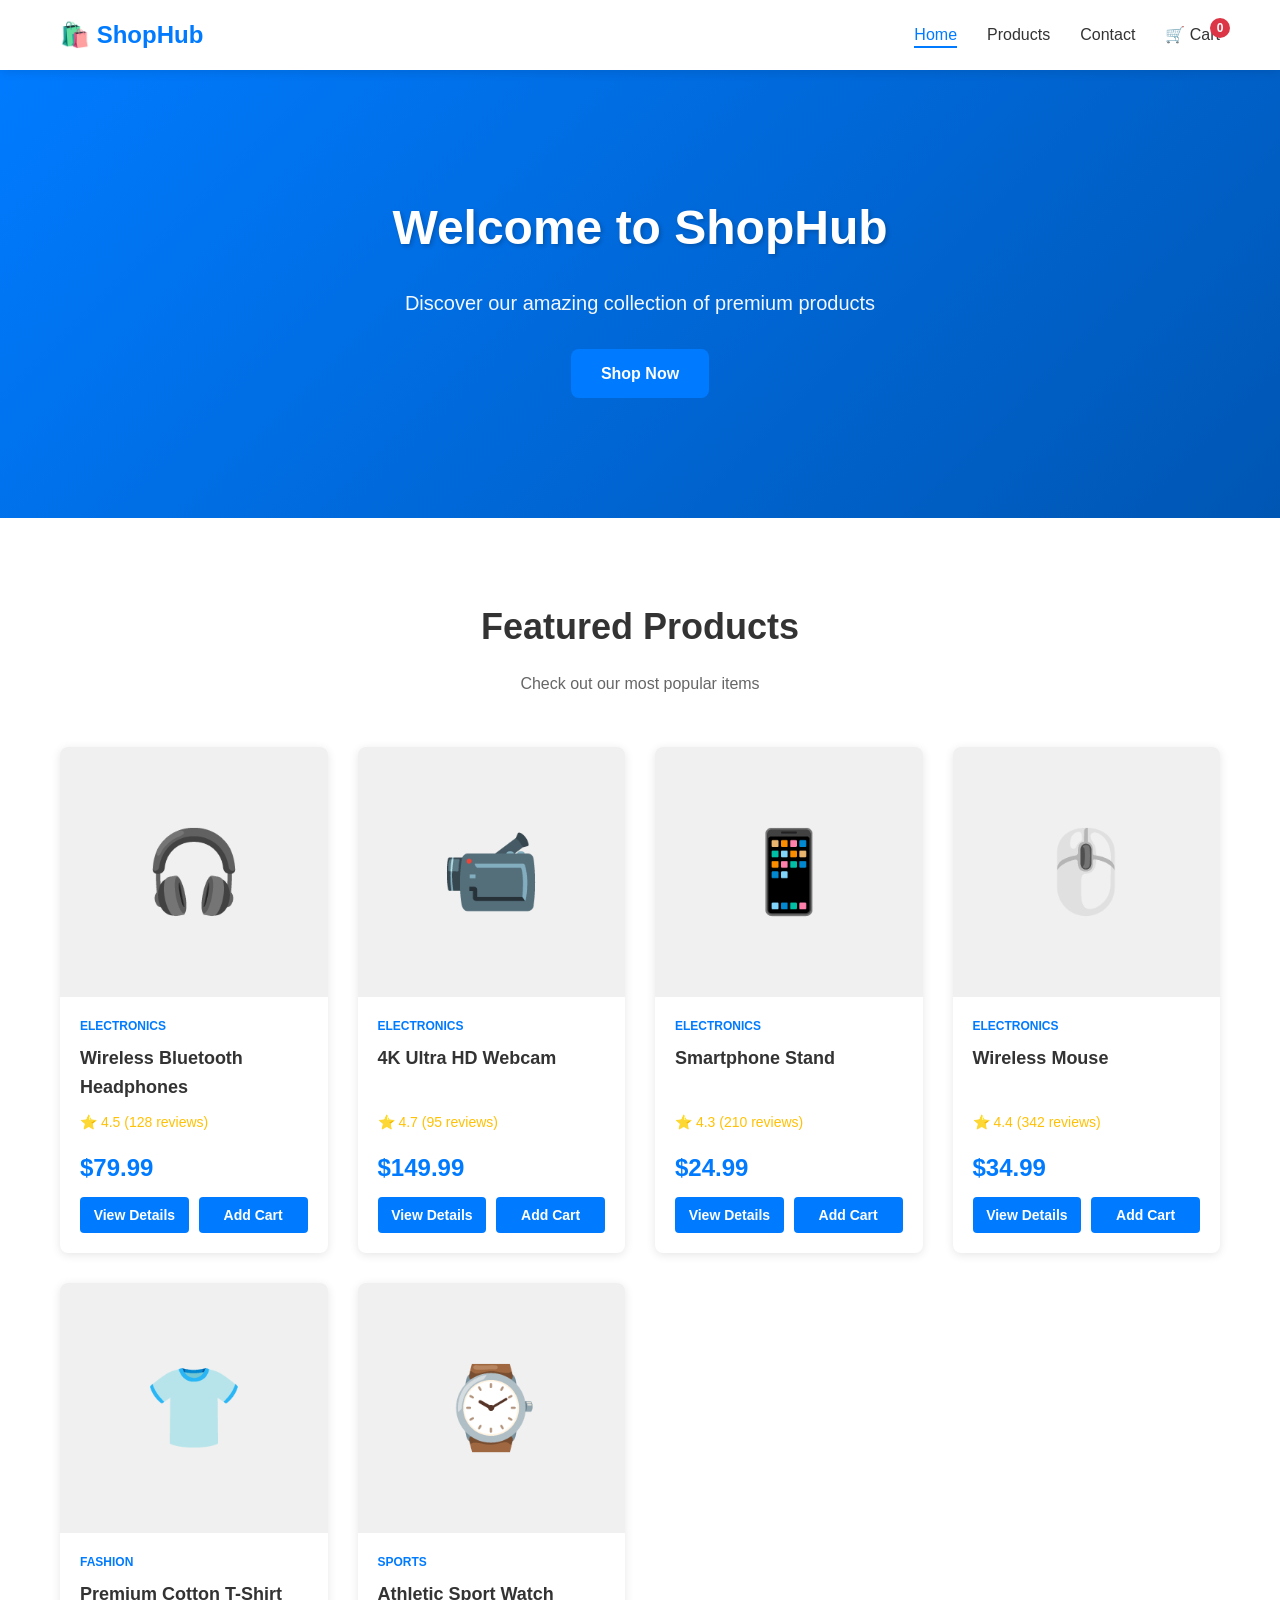
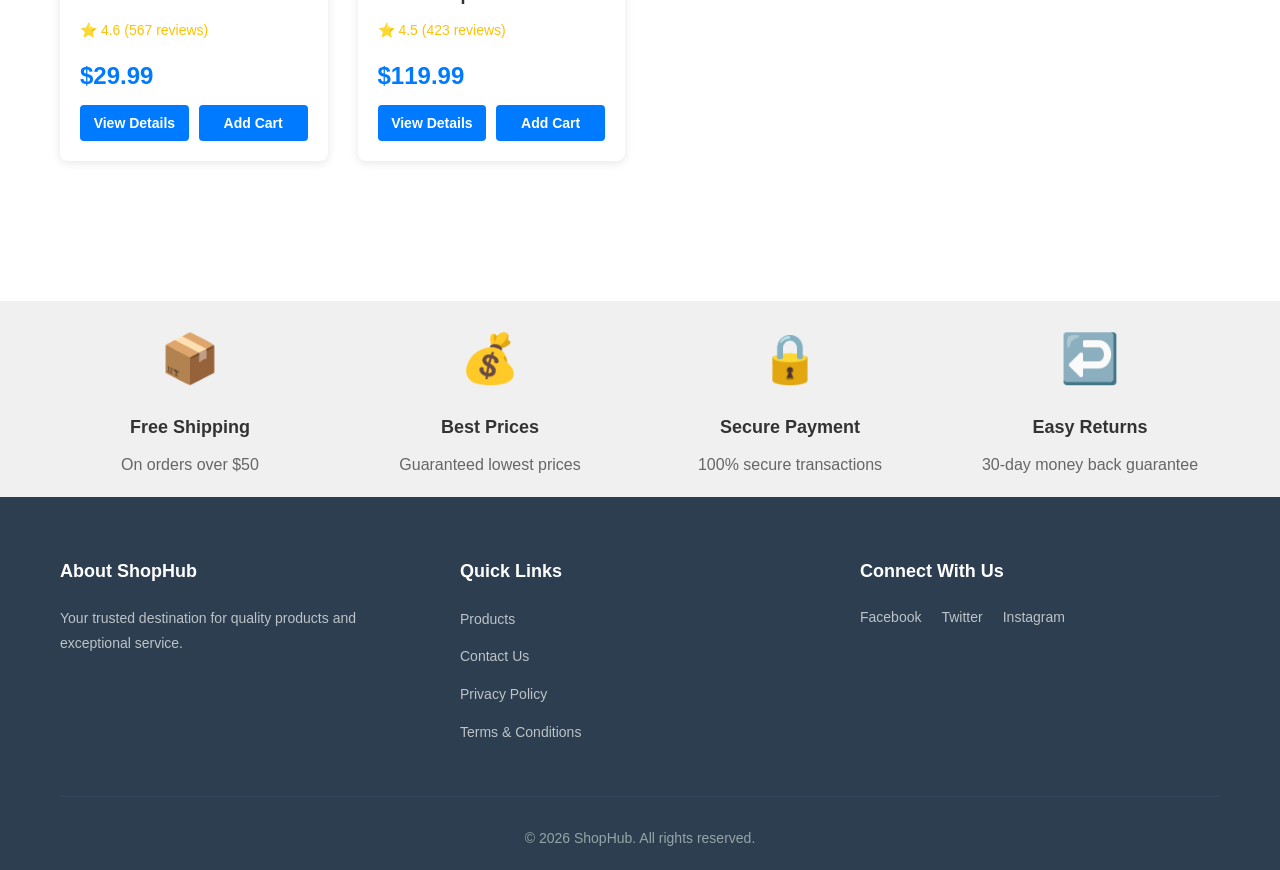
<file: index.html>
<!DOCTYPE html>
<html lang="en">
<head>
    <meta charset="UTF-8">
    <meta name="viewport" content="width=device-width, initial-scale=1.0">
    <title>ShopHub - Modern E-commerce Store</title>
    <link rel="stylesheet" href="styles.css">
</head>
<body>
    <!-- Navigation Bar -->
    <nav class="navbar">
        <div class="nav-container">
            <div class="logo">
                <a href="index.html">🛍️ ShopHub</a>
            </div>
            <ul class="nav-menu">
                <li><a href="index.html" class="nav-link active">Home</a></li>
                <li><a href="products.html" class="nav-link">Products</a></li>
                <li><a href="contact.html" class="nav-link">Contact</a></li>
                <li><a href="cart.html" class="nav-link cart-link">🛒 Cart <span class="cart-count">0</span></a></li>
            </ul>
            <div class="hamburger">
                <span></span>
                <span></span>
                <span></span>
            </div>
        </div>
    </nav>

    <!-- Hero Section -->
    <section class="hero">
        <div class="hero-content">
            <h1>Welcome to ShopHub</h1>
            <p>Discover our amazing collection of premium products</p>
            <a href="products.html" class="btn btn-primary">Shop Now</a>
        </div>
    </section>

    <!-- Featured Products Section -->
    <section class="featured-section">
        <div class="container">
            <h2>Featured Products</h2>
            <p class="section-subtitle">Check out our most popular items</p>
            <div class="products-grid" id="featuredProducts">
                <!-- Products will be loaded here by JavaScript -->
            </div>
        </div>
    </section>

    <!-- Features Section -->
    <section class="features-section">
        <div class="container">
            <div class="features-grid">
                <div class="feature">
                    <div class="feature-icon">📦</div>
                    <h3>Free Shipping</h3>
                    <p>On orders over $50</p>
                </div>
                <div class="feature">
                    <div class="feature-icon">💰</div>
                    <h3>Best Prices</h3>
                    <p>Guaranteed lowest prices</p>
                </div>
                <div class="feature">
                    <div class="feature-icon">🔒</div>
                    <h3>Secure Payment</h3>
                    <p>100% secure transactions</p>
                </div>
                <div class="feature">
                    <div class="feature-icon">↩️</div>
                    <h3>Easy Returns</h3>
                    <p>30-day money back guarantee</p>
                </div>
            </div>
        </div>
    </section>

    <!-- Footer -->
    <footer class="footer">
        <div class="container">
            <div class="footer-grid">
                <div class="footer-section">
                    <h4>About ShopHub</h4>
                    <p>Your trusted destination for quality products and exceptional service.</p>
                </div>
                <div class="footer-section">
                    <h4>Quick Links</h4>
                    <ul>
                        <li><a href="products.html">Products</a></li>
                        <li><a href="contact.html">Contact Us</a></li>
                        <li><a href="#">Privacy Policy</a></li>
                        <li><a href="#">Terms & Conditions</a></li>
                    </ul>
                </div>
                <div class="footer-section">
                    <h4>Connect With Us</h4>
                    <div class="social-links">
                        <a href="#">Facebook</a>
                        <a href="#">Twitter</a>
                        <a href="#">Instagram</a>
                    </div>
                </div>
            </div>
            <div class="footer-bottom">
                <p>&copy; 2026 ShopHub. All rights reserved.</p>
            </div>
        </div>
    </footer>

    <script src="script.js"></script>
</body>
</html>
</file>
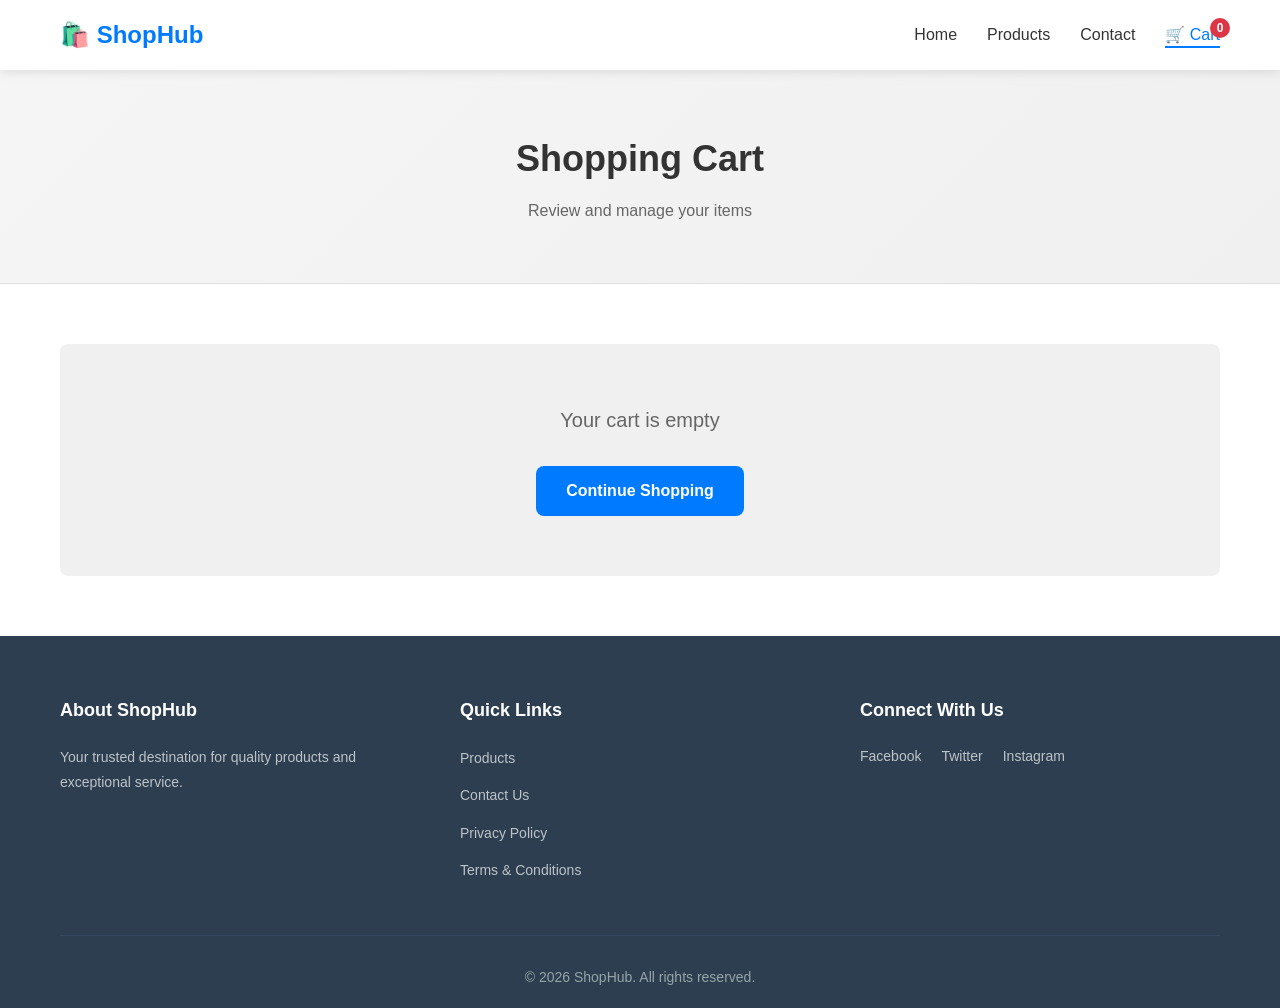
<file: cart.html>
<!DOCTYPE html>
<html lang="en">
<head>
    <meta charset="UTF-8">
    <meta name="viewport" content="width=device-width, initial-scale=1.0">
    <title>Shopping Cart - ShopHub</title>
    <link rel="stylesheet" href="styles.css">
</head>
<body>
    <!-- Navigation Bar -->
    <nav class="navbar">
        <div class="nav-container">
            <div class="logo">
                <a href="index.html">🛍️ ShopHub</a>
            </div>
            <ul class="nav-menu">
                <li><a href="index.html" class="nav-link">Home</a></li>
                <li><a href="products.html" class="nav-link">Products</a></li>
                <li><a href="contact.html" class="nav-link">Contact</a></li>
                <li><a href="cart.html" class="nav-link cart-link active">🛒 Cart <span class="cart-count">0</span></a></li>
            </ul>
            <div class="hamburger">
                <span></span>
                <span></span>
                <span></span>
            </div>
        </div>
    </nav>

    <!-- Page Header -->
    <section class="page-header">
        <div class="container">
            <h1>Shopping Cart</h1>
            <p>Review and manage your items</p>
        </div>
    </section>

    <!-- Cart Section -->
    <section class="cart-section">
        <div class="container">
            <div id="emptyCartMessage" class="empty-cart">
                <p>Your cart is empty</p>
                <a href="products.html" class="btn btn-primary">Continue Shopping</a>
            </div>

            <div id="cartContent" class="cart-content" style="display: none;">
                <div class="cart-items-container">
                    <table class="cart-table">
                        <thead>
                            <tr>
                                <th>Product</th>
                                <th>Price</th>
                                <th>Quantity</th>
                                <th>Total</th>
                                <th>Action</th>
                            </tr>
                        </thead>
                        <tbody id="cartItems">
                            <!-- Cart items will be loaded here -->
                        </tbody>
                    </table>
                </div>

                <!-- Cart Summary -->
                <div class="cart-summary">
                    <div class="summary-box">
                        <h3>Order Summary</h3>
                        
                        <div class="summary-row">
                            <span>Subtotal:</span>
                            <span>$<span id="subtotal">0.00</span></span>
                        </div>
                        
                        <div class="summary-row">
                            <span>Shipping:</span>
                            <span>$<span id="shipping">0.00</span></span>
                        </div>
                        
                        <div class="summary-row">
                            <span>Tax:</span>
                            <span>$<span id="tax">0.00</span></span>
                        </div>
                        
                        <div class="summary-row total">
                            <span>Total:</span>
                            <span>$<span id="total">0.00</span></span>
                        </div>

                        <div class="coupon-section">
                            <input type="text" id="couponCode" placeholder="Enter coupon code" class="coupon-input">
                            <button class="btn btn-secondary" id="applyCoupon">Apply</button>
                        </div>

                        <button class="btn btn-primary btn-large" id="checkoutBtn">Proceed to Checkout</button>
                        <a href="products.html" class="btn-link">Continue Shopping</a>
                    </div>

                    <!-- Shipping Options -->
                    <div class="shipping-options">
                        <h4>Shipping Method</h4>
                        <label class="shipping-option">
                            <input type="radio" name="shipping" value="standard" checked>
                            <span>Standard Shipping (5-7 days) - $10</span>
                        </label>
                        <label class="shipping-option">
                            <input type="radio" name="shipping" value="express">
                            <span>Express Shipping (2-3 days) - $25</span>
                        </label>
                        <label class="shipping-option">
                            <input type="radio" name="shipping" value="overnight">
                            <span>Overnight Shipping - $50</span>
                        </label>
                    </div>
                </div>
            </div>
        </div>
    </section>

    <!-- Footer -->
    <footer class="footer">
        <div class="container">
            <div class="footer-grid">
                <div class="footer-section">
                    <h4>About ShopHub</h4>
                    <p>Your trusted destination for quality products and exceptional service.</p>
                </div>
                <div class="footer-section">
                    <h4>Quick Links</h4>
                    <ul>
                        <li><a href="products.html">Products</a></li>
                        <li><a href="contact.html">Contact Us</a></li>
                        <li><a href="#">Privacy Policy</a></li>
                        <li><a href="#">Terms & Conditions</a></li>
                    </ul>
                </div>
                <div class="footer-section">
                    <h4>Connect With Us</h4>
                    <div class="social-links">
                        <a href="#">Facebook</a>
                        <a href="#">Twitter</a>
                        <a href="#">Instagram</a>
                    </div>
                </div>
            </div>
            <div class="footer-bottom">
                <p>&copy; 2026 ShopHub. All rights reserved.</p>
            </div>
        </div>
    </footer>

    <script src="script.js"></script>
</body>
</html>
</file>
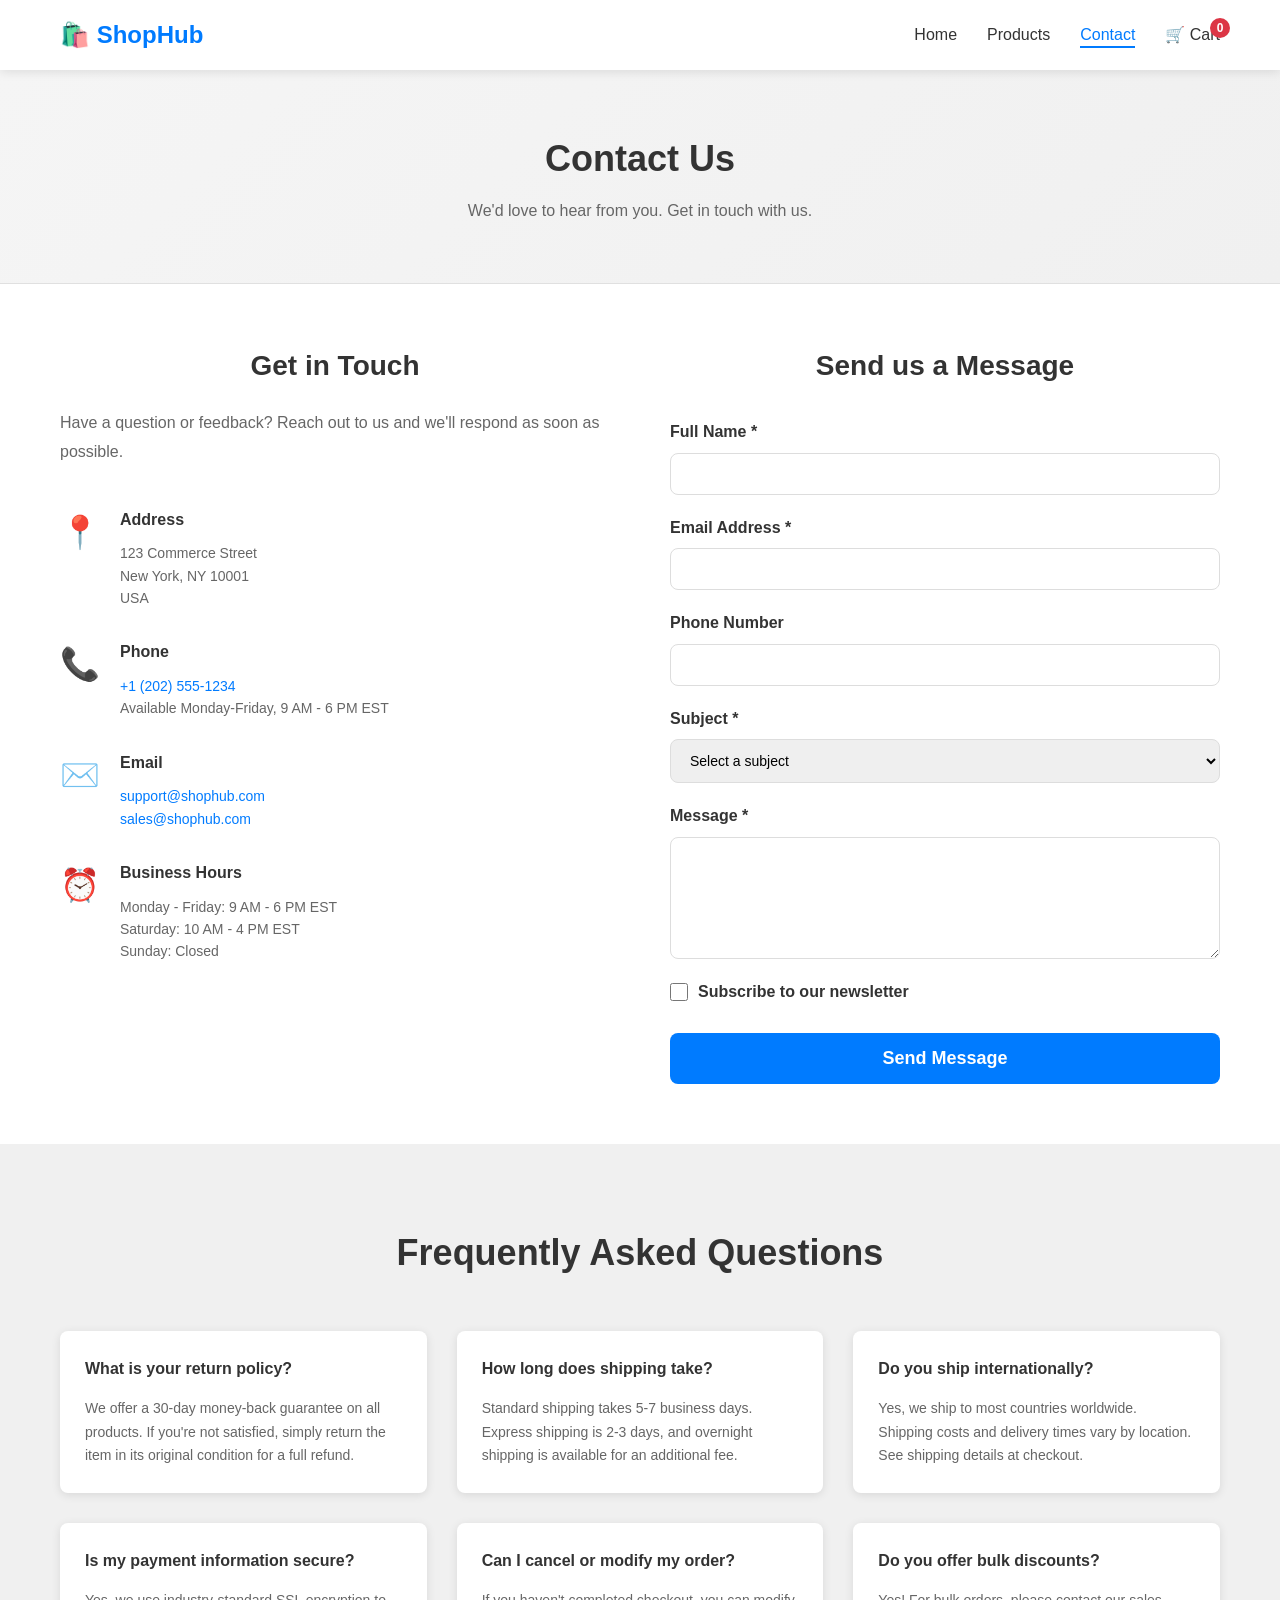
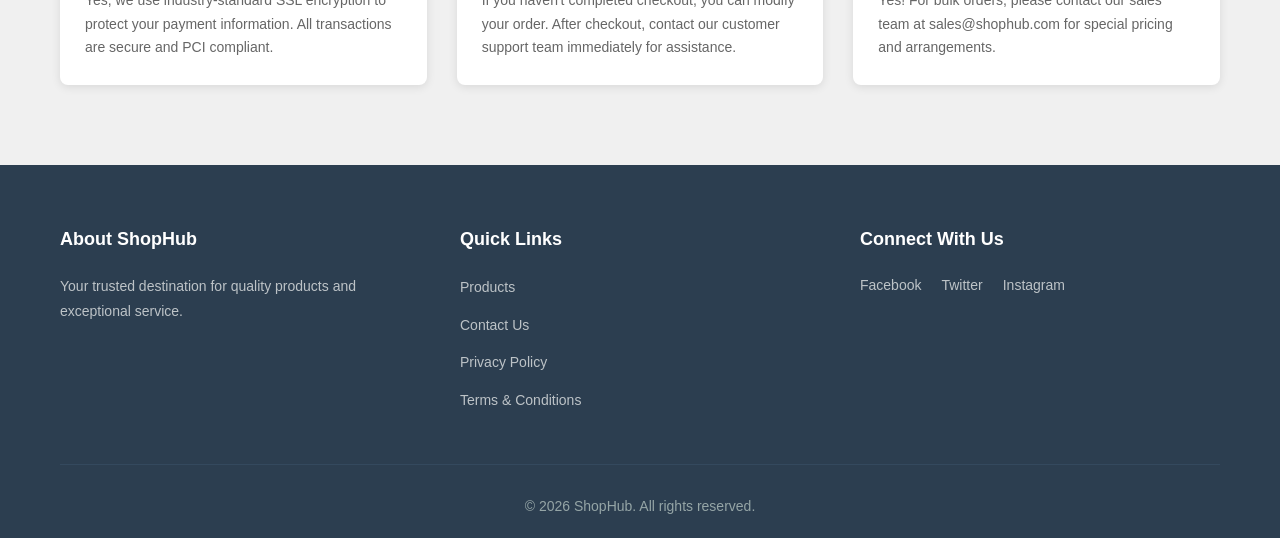
<file: contact.html>
<!DOCTYPE html>
<html lang="en">
<head>
    <meta charset="UTF-8">
    <meta name="viewport" content="width=device-width, initial-scale=1.0">
    <title>Contact Us - ShopHub</title>
    <link rel="stylesheet" href="styles.css">
</head>
<body>
    <!-- Navigation Bar -->
    <nav class="navbar">
        <div class="nav-container">
            <div class="logo">
                <a href="index.html">🛍️ ShopHub</a>
            </div>
            <ul class="nav-menu">
                <li><a href="index.html" class="nav-link">Home</a></li>
                <li><a href="products.html" class="nav-link">Products</a></li>
                <li><a href="contact.html" class="nav-link active">Contact</a></li>
                <li><a href="cart.html" class="nav-link cart-link">🛒 Cart <span class="cart-count">0</span></a></li>
            </ul>
            <div class="hamburger">
                <span></span>
                <span></span>
                <span></span>
            </div>
        </div>
    </nav>

    <!-- Page Header -->
    <section class="page-header">
        <div class="container">
            <h1>Contact Us</h1>
            <p>We'd love to hear from you. Get in touch with us.</p>
        </div>
    </section>

    <!-- Contact Section -->
    <section class="contact-section">
        <div class="container">
            <div class="contact-grid">
                <!-- Contact Information -->
                <div class="contact-info">
                    <h2>Get in Touch</h2>
                    <p>Have a question or feedback? Reach out to us and we'll respond as soon as possible.</p>

                    <div class="info-items">
                        <div class="info-item">
                            <div class="info-icon">📍</div>
                            <div>
                                <h4>Address</h4>
                                <p>123 Commerce Street<br>New York, NY 10001<br>USA</p>
                            </div>
                        </div>

                        <div class="info-item">
                            <div class="info-icon">📞</div>
                            <div>
                                <h4>Phone</h4>
                                <p><a href="tel:+12025551234">+1 (202) 555-1234</a></p>
                                <p>Available Monday-Friday, 9 AM - 6 PM EST</p>
                            </div>
                        </div>

                        <div class="info-item">
                            <div class="info-icon">✉️</div>
                            <div>
                                <h4>Email</h4>
                                <p><a href="mailto:support@shophub.com">support@shophub.com</a></p>
                                <p><a href="mailto:sales@shophub.com">sales@shophub.com</a></p>
                            </div>
                        </div>

                        <div class="info-item">
                            <div class="info-icon">⏰</div>
                            <div>
                                <h4>Business Hours</h4>
                                <p>Monday - Friday: 9 AM - 6 PM EST<br>Saturday: 10 AM - 4 PM EST<br>Sunday: Closed</p>
                            </div>
                        </div>
                    </div>
                </div>

                <!-- Contact Form -->
                <div class="contact-form-container">
                    <h2>Send us a Message</h2>
                    <form id="contactForm" class="contact-form">
                        <div class="form-group">
                            <label for="name">Full Name *</label>
                            <input type="text" id="name" name="name" required>
                        </div>

                        <div class="form-group">
                            <label for="email">Email Address *</label>
                            <input type="email" id="email" name="email" required>
                        </div>

                        <div class="form-group">
                            <label for="phone">Phone Number</label>
                            <input type="tel" id="phone" name="phone">
                        </div>

                        <div class="form-group">
                            <label for="subject">Subject *</label>
                            <select id="subject" name="subject" required>
                                <option value="">Select a subject</option>
                                <option value="general">General Inquiry</option>
                                <option value="support">Customer Support</option>
                                <option value="complaint">Complaint</option>
                                <option value="feedback">Feedback</option>
                                <option value="partnership">Partnership</option>
                            </select>
                        </div>

                        <div class="form-group">
                            <label for="message">Message *</label>
                            <textarea id="message" name="message" rows="6" required></textarea>
                        </div>

                        <div class="form-group">
                            <label class="checkbox">
                                <input type="checkbox" id="subscribe" name="subscribe">
                                Subscribe to our newsletter
                            </label>
                        </div>

                        <button type="submit" class="btn btn-primary btn-large">Send Message</button>
                    </form>
                    <div id="formMessage" style="display: none;"></div>
                </div>
            </div>
        </div>
    </section>

    <!-- FAQ Section -->
    <section class="faq-section">
        <div class="container">
            <h2>Frequently Asked Questions</h2>
            <div class="faq-grid">
                <div class="faq-item">
                    <h4>What is your return policy?</h4>
                    <p>We offer a 30-day money-back guarantee on all products. If you're not satisfied, simply return the item in its original condition for a full refund.</p>
                </div>
                <div class="faq-item">
                    <h4>How long does shipping take?</h4>
                    <p>Standard shipping takes 5-7 business days. Express shipping is 2-3 days, and overnight shipping is available for an additional fee.</p>
                </div>
                <div class="faq-item">
                    <h4>Do you ship internationally?</h4>
                    <p>Yes, we ship to most countries worldwide. Shipping costs and delivery times vary by location. See shipping details at checkout.</p>
                </div>
                <div class="faq-item">
                    <h4>Is my payment information secure?</h4>
                    <p>Yes, we use industry-standard SSL encryption to protect your payment information. All transactions are secure and PCI compliant.</p>
                </div>
                <div class="faq-item">
                    <h4>Can I cancel or modify my order?</h4>
                    <p>If you haven't completed checkout, you can modify your order. After checkout, contact our customer support team immediately for assistance.</p>
                </div>
                <div class="faq-item">
                    <h4>Do you offer bulk discounts?</h4>
                    <p>Yes! For bulk orders, please contact our sales team at sales@shophub.com for special pricing and arrangements.</p>
                </div>
            </div>
        </div>
    </section>

    <!-- Footer -->
    <footer class="footer">
        <div class="container">
            <div class="footer-grid">
                <div class="footer-section">
                    <h4>About ShopHub</h4>
                    <p>Your trusted destination for quality products and exceptional service.</p>
                </div>
                <div class="footer-section">
                    <h4>Quick Links</h4>
                    <ul>
                        <li><a href="products.html">Products</a></li>
                        <li><a href="contact.html">Contact Us</a></li>
                        <li><a href="#">Privacy Policy</a></li>
                        <li><a href="#">Terms & Conditions</a></li>
                    </ul>
                </div>
                <div class="footer-section">
                    <h4>Connect With Us</h4>
                    <div class="social-links">
                        <a href="#">Facebook</a>
                        <a href="#">Twitter</a>
                        <a href="#">Instagram</a>
                    </div>
                </div>
            </div>
            <div class="footer-bottom">
                <p>&copy; 2026 ShopHub. All rights reserved.</p>
            </div>
        </div>
    </footer>

    <script src="script.js"></script>
</body>
</html>
</file>
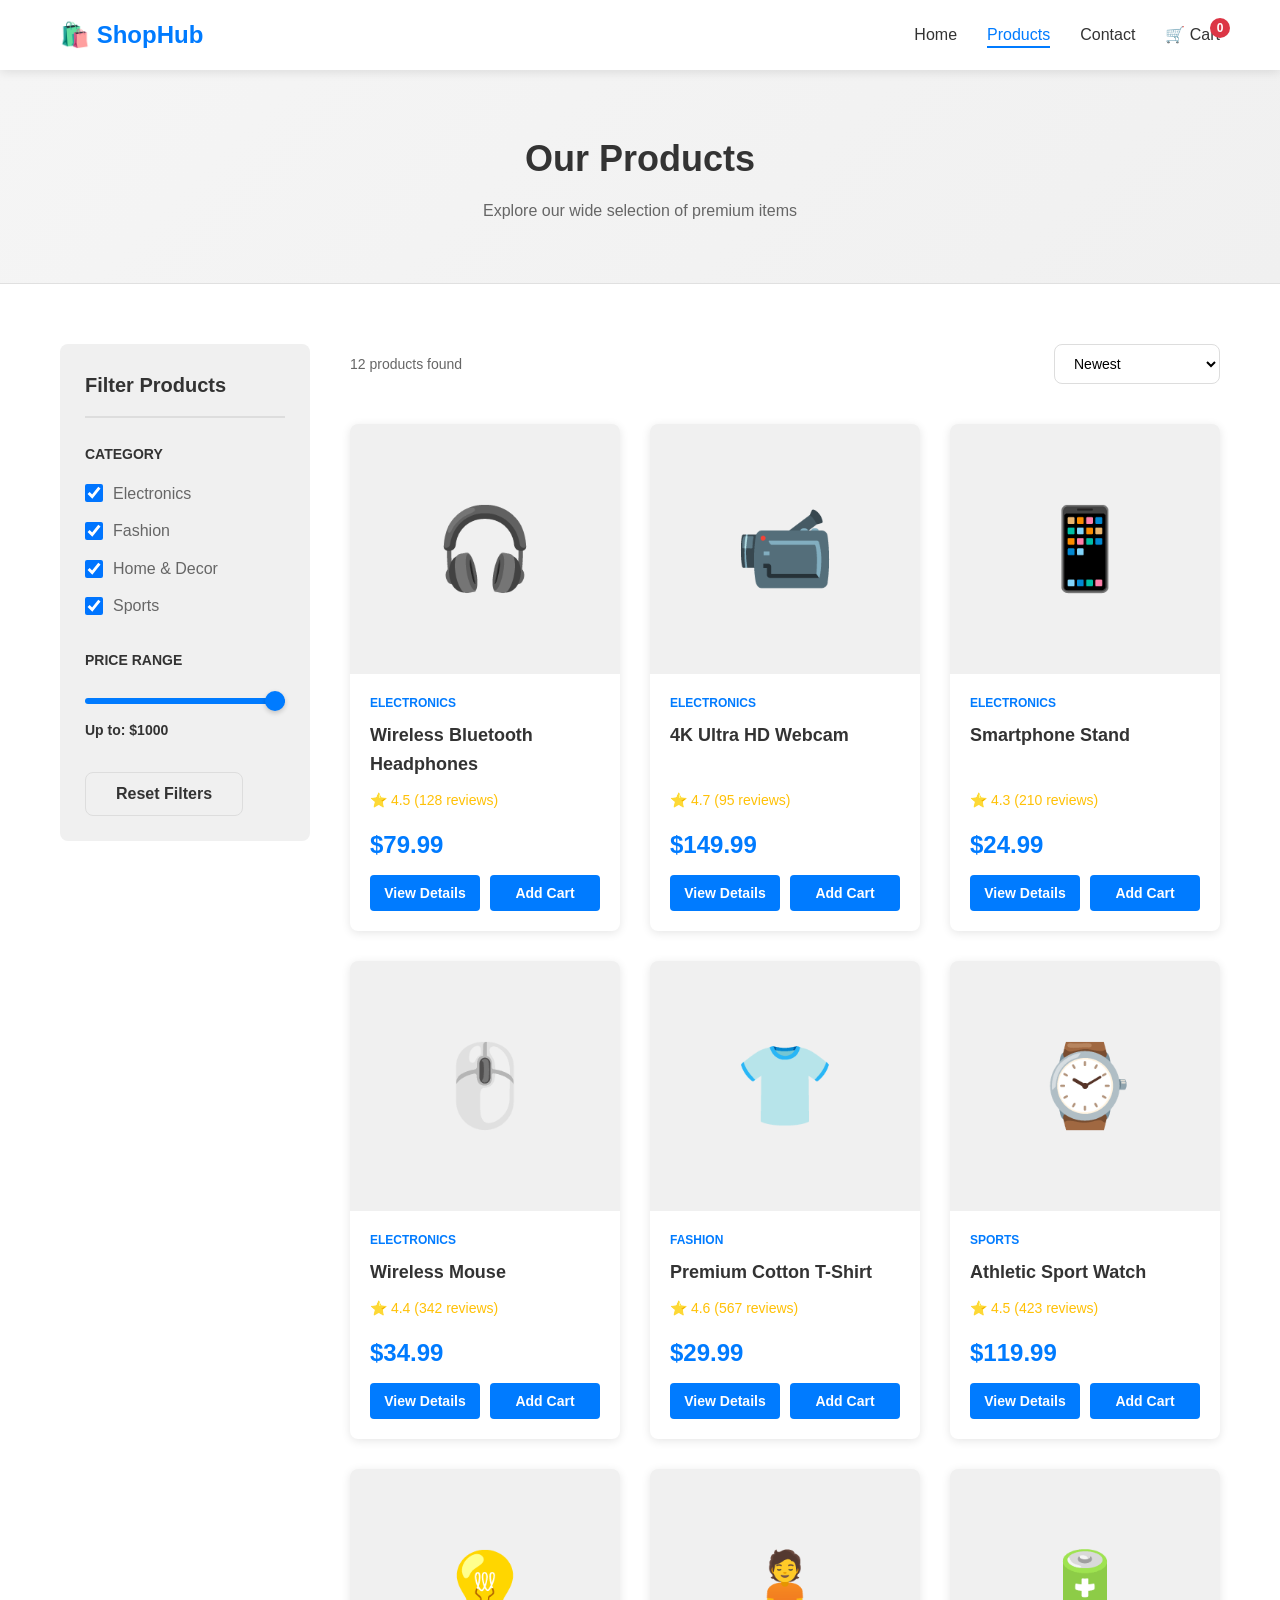
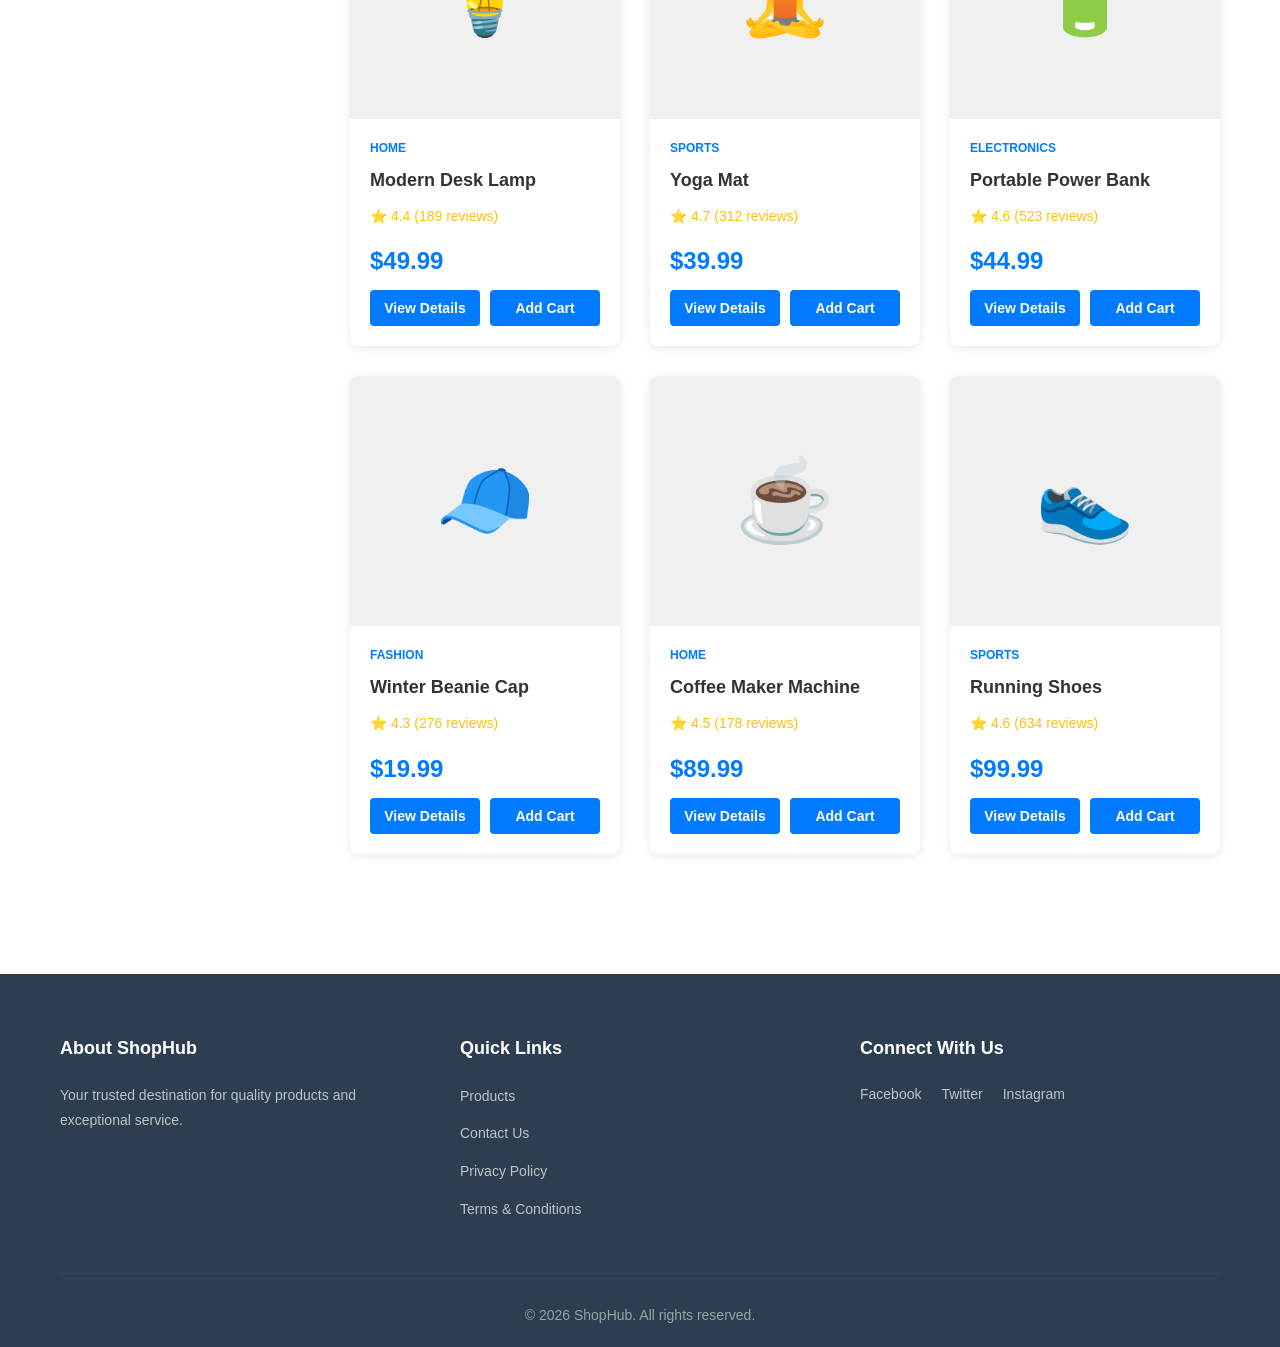
<file: products.html>
<!DOCTYPE html>
<html lang="en">
<head>
    <meta charset="UTF-8">
    <meta name="viewport" content="width=device-width, initial-scale=1.0">
    <title>Products - ShopHub</title>
    <link rel="stylesheet" href="styles.css">
</head>
<body>
    <!-- Navigation Bar -->
    <nav class="navbar">
        <div class="nav-container">
            <div class="logo">
                <a href="index.html">🛍️ ShopHub</a>
            </div>
            <ul class="nav-menu">
                <li><a href="index.html" class="nav-link">Home</a></li>
                <li><a href="products.html" class="nav-link active">Products</a></li>
                <li><a href="contact.html" class="nav-link">Contact</a></li>
                <li><a href="cart.html" class="nav-link cart-link">🛒 Cart <span class="cart-count">0</span></a></li>
            </ul>
            <div class="hamburger">
                <span></span>
                <span></span>
                <span></span>
            </div>
        </div>
    </nav>

    <!-- Page Header -->
    <section class="page-header">
        <div class="container">
            <h1>Our Products</h1>
            <p>Explore our wide selection of premium items</p>
        </div>
    </section>

    <!-- Products Section -->
    <section class="products-section">
        <div class="container">
            <div class="products-container">
                <!-- Filter Sidebar -->
                <aside class="filter-sidebar">
                    <h3>Filter Products</h3>
                    
                    <div class="filter-group">
                        <h4>Category</h4>
                        <div class="filter-options">
                            <label>
                                <input type="checkbox" class="category-filter" value="Electronics" checked>
                                Electronics
                            </label>
                            <label>
                                <input type="checkbox" class="category-filter" value="Fashion" checked>
                                Fashion
                            </label>
                            <label>
                                <input type="checkbox" class="category-filter" value="Home" checked>
                                Home & Decor
                            </label>
                            <label>
                                <input type="checkbox" class="category-filter" value="Sports" checked>
                                Sports
                            </label>
                        </div>
                    </div>

                    <div class="filter-group">
                        <h4>Price Range</h4>
                        <input type="range" id="priceRange" min="0" max="1000" value="1000" class="price-slider">
                        <div class="price-display">Up to: $<span id="priceValue">1000</span></div>
                    </div>

                    <button class="btn btn-secondary" id="resetFilters">Reset Filters</button>
                </aside>

                <!-- Products Grid -->
                <div class="main-content">
                    <div class="products-controls">
                        <div class="results-count">
                            <span id="productsCount">0</span> products found
                        </div>
                        <select id="sortBy" class="sort-select">
                            <option value="newest">Newest</option>
                            <option value="price-low">Price: Low to High</option>
                            <option value="price-high">Price: High to Low</option>
                            <option value="popular">Most Popular</option>
                        </select>
                    </div>

                    <div class="products-grid" id="productsGrid">
                        <!-- Products will be loaded here by JavaScript -->
                    </div>
                </div>
            </div>
        </div>
    </section>

    <!-- Footer -->
    <footer class="footer">
        <div class="container">
            <div class="footer-grid">
                <div class="footer-section">
                    <h4>About ShopHub</h4>
                    <p>Your trusted destination for quality products and exceptional service.</p>
                </div>
                <div class="footer-section">
                    <h4>Quick Links</h4>
                    <ul>
                        <li><a href="products.html">Products</a></li>
                        <li><a href="contact.html">Contact Us</a></li>
                        <li><a href="#">Privacy Policy</a></li>
                        <li><a href="#">Terms & Conditions</a></li>
                    </ul>
                </div>
                <div class="footer-section">
                    <h4>Connect With Us</h4>
                    <div class="social-links">
                        <a href="#">Facebook</a>
                        <a href="#">Twitter</a>
                        <a href="#">Instagram</a>
                    </div>
                </div>
            </div>
            <div class="footer-bottom">
                <p>&copy; 2026 ShopHub. All rights reserved.</p>
            </div>
        </div>
    </footer>

    <script src="script.js"></script>
</body>
</html>
</file>
<file: styles.css>
/* ==================== GLOBAL STYLES ==================== */

* {
    margin: 0;
    padding: 0;
    box-sizing: border-box;
}

:root {
    --primary-color: #007bff;
    --secondary-color: #f0f0f0;
    --text-color: #333;
    --light-text: #666;
    --white: #ffffff;
    --border-radius: 8px;
    --shadow: 0 2px 10px rgba(0, 0, 0, 0.1);
    --shadow-hover: 0 5px 20px rgba(0, 0, 0, 0.15);
    --transition: all 0.3s ease;
}

html {
    scroll-behavior: smooth;
}

body {
    font-family: 'Segoe UI', Tahoma, Geneva, Verdana, sans-serif;
    line-height: 1.6;
    color: var(--text-color);
    background-color: var(--white);
}

.container {
    max-width: 1200px;
    margin: 0 auto;
    padding: 0 20px;
}

/* ==================== NAVIGATION ==================== */

.navbar {
    background-color: var(--white);
    box-shadow: var(--shadow);
    position: sticky;
    top: 0;
    z-index: 1000;
}

.nav-container {
    max-width: 1200px;
    margin: 0 auto;
    padding: 0 20px;
    display: flex;
    justify-content: space-between;
    align-items: center;
    height: 70px;
}

.logo a {
    font-size: 24px;
    font-weight: bold;
    color: var(--primary-color);
    text-decoration: none;
    transition: var(--transition);
}

.logo a:hover {
    color: #0056b3;
}

.nav-menu {
    display: flex;
    list-style: none;
    gap: 30px;
}

.nav-link {
    text-decoration: none;
    color: var(--text-color);
    font-weight: 500;
    transition: var(--transition);
    position: relative;
}

.nav-link:hover,
.nav-link.active {
    color: var(--primary-color);
}

.nav-link.active::after {
    content: '';
    position: absolute;
    bottom: -5px;
    left: 0;
    right: 0;
    height: 2px;
    background-color: var(--primary-color);
}

.cart-link {
    position: relative;
}

.cart-count {
    position: absolute;
    top: -8px;
    right: -10px;
    background-color: #dc3545;
    color: var(--white);
    border-radius: 50%;
    width: 20px;
    height: 20px;
    display: flex;
    align-items: center;
    justify-content: center;
    font-size: 12px;
    font-weight: bold;
}

.hamburger {
    display: none;
    flex-direction: column;
    cursor: pointer;
}

.hamburger span {
    width: 25px;
    height: 3px;
    background-color: var(--text-color);
    margin: 5px 0;
    transition: var(--transition);
    border-radius: 2px;
}

/* ==================== BUTTONS ==================== */

.btn {
    padding: 12px 30px;
    border: none;
    border-radius: var(--border-radius);
    font-size: 16px;
    font-weight: 600;
    cursor: pointer;
    transition: var(--transition);
    text-decoration: none;
    display: inline-block;
    text-align: center;
}

.btn-primary {
    background-color: var(--primary-color);
    color: var(--white);
}

.btn-primary:hover {
    background-color: #0056b3;
    box-shadow: var(--shadow-hover);
}

.btn-secondary {
    background-color: var(--secondary-color);
    color: var(--text-color);
    border: 1px solid #ddd;
}

.btn-secondary:hover {
    background-color: #e0e0e0;
    box-shadow: var(--shadow);
}

.btn-large {
    padding: 15px 50px;
    font-size: 18px;
}

.btn-link {
    background-color: transparent;
    color: var(--primary-color);
    text-decoration: none;
    padding: 10px 0;
    display: inline-block;
    border-bottom: 2px solid transparent;
    transition: var(--transition);
}

.btn-link:hover {
    border-bottom-color: var(--primary-color);
}

/* ==================== HERO SECTION ==================== */

.hero {
    background: linear-gradient(135deg, var(--primary-color) 0%, #0056b3 100%);
    color: var(--white);
    padding: 120px 20px;
    text-align: center;
}

.hero-content h1 {
    font-size: 48px;
    margin-bottom: 20px;
    text-shadow: 2px 2px 4px rgba(0, 0, 0, 0.2);
}

.hero-content p {
    font-size: 20px;
    margin-bottom: 30px;
    opacity: 0.95;
}

/* ==================== SECTIONS ==================== */

.page-header {
    background: linear-gradient(135deg, #f5f5f5 0%, var(--secondary-color) 100%);
    padding: 60px 20px;
    text-align: center;
    border-bottom: 1px solid #e0e0e0;
}

.page-header h1 {
    font-size: 36px;
    margin-bottom: 10px;
    color: var(--text-color);
}

.page-header p {
    color: var(--light-text);
    font-size: 16px;
}

.featured-section,
.products-section,
.contact-section,
.faq-section {
    padding: 80px 20px;
}

.featured-section h2,
.related-products h2,
.contact-section h2,
.faq-section h2 {
    font-size: 36px;
    text-align: center;
    margin-bottom: 15px;
    color: var(--text-color);
}

.section-subtitle {
    text-align: center;
    color: var(--light-text);
    margin-bottom: 50px;
    font-size: 16px;
}

/* ==================== PRODUCTS GRID ==================== */

.products-grid {
    display: grid;
    grid-template-columns: repeat(auto-fill, minmax(250px, 1fr));
    gap: 30px;
    margin-bottom: 60px;
}

.product-card {
    background-color: var(--white);
    border-radius: var(--border-radius);
    overflow: hidden;
    box-shadow: var(--shadow);
    transition: var(--transition);
    cursor: pointer;
    display: flex;
    flex-direction: column;
}

.product-card:hover {
    transform: translateY(-5px);
    box-shadow: var(--shadow-hover);
}

.product-image {
    width: 100%;
    height: 250px;
    object-fit: cover;
    background-color: var(--secondary-color);
}

.product-details {
    padding: 20px;
    flex: 1;
    display: flex;
    flex-direction: column;
}

.product-category {
    color: var(--primary-color);
    font-size: 12px;
    font-weight: 600;
    text-transform: uppercase;
    margin-bottom: 8px;
}

.product-name {
    font-size: 18px;
    font-weight: 600;
    margin-bottom: 10px;
    color: var(--text-color);
    flex: 1;
}

.product-price {
    font-size: 24px;
    font-weight: bold;
    color: var(--primary-color);
    margin-bottom: 10px;
}

.product-rating {
    color: #ffc107;
    font-size: 14px;
    margin-bottom: 15px;
}

.product-footer {
    display: flex;
    gap: 10px;
}

.product-footer button {
    flex: 1;
    padding: 10px;
    border: none;
    border-radius: 4px;
    background-color: var(--primary-color);
    color: var(--white);
    cursor: pointer;
    transition: var(--transition);
    font-weight: 600;
    font-size: 14px;
}

.product-footer button:hover {
    background-color: #0056b3;
}

/* ==================== FEATURES SECTION ==================== */

.features-section {
    background-color: var(--secondary-color);
}

.features-grid {
    display: grid;
    grid-template-columns: repeat(auto-fit, minmax(200px, 1fr));
    gap: 40px;
    margin-bottom: 0;
}

.feature {
    text-align: center;
    padding: 20px;
}

.feature-icon {
    font-size: 48px;
    margin-bottom: 15px;
}

.feature h3 {
    font-size: 18px;
    margin-bottom: 10px;
    color: var(--text-color);
}

.feature p {
    color: var(--light-text);
}

/* ==================== PRODUCTS PAGE ==================== */

.products-section {
    padding: 60px 20px;
}

.products-container {
    display: grid;
    grid-template-columns: 250px 1fr;
    gap: 40px;
}

.filter-sidebar {
    background-color: var(--secondary-color);
    padding: 25px;
    border-radius: var(--border-radius);
    height: fit-content;
    position: sticky;
    top: 90px;
}

.filter-sidebar h3 {
    font-size: 20px;
    margin-bottom: 25px;
    padding-bottom: 15px;
    border-bottom: 2px solid #ddd;
}

.filter-group {
    margin-bottom: 30px;
}

.filter-group h4 {
    font-size: 14px;
    text-transform: uppercase;
    margin-bottom: 15px;
    color: var(--text-color);
}

.filter-options label {
    display: flex;
    align-items: center;
    margin-bottom: 12px;
    cursor: pointer;
    color: var(--light-text);
    transition: var(--transition);
}

.filter-options label:hover {
    color: var(--primary-color);
}

.filter-options input[type="checkbox"] {
    margin-right: 10px;
    width: 18px;
    height: 18px;
    cursor: pointer;
}

.price-slider {
    width: 100%;
    height: 6px;
    border-radius: 3px;
    background: linear-gradient(to right, var(--primary-color), var(--primary-color));
    outline: none;
    -webkit-appearance: none;
    margin-bottom: 15px;
}

.price-slider::-webkit-slider-thumb {
    -webkit-appearance: none;
    appearance: none;
    width: 20px;
    height: 20px;
    border-radius: 50%;
    background: var(--primary-color);
    cursor: pointer;
    box-shadow: 0 2px 5px rgba(0, 0, 0, 0.2);
}

.price-slider::-moz-range-thumb {
    width: 20px;
    height: 20px;
    border-radius: 50%;
    background: var(--primary-color);
    cursor: pointer;
    border: none;
    box-shadow: 0 2px 5px rgba(0, 0, 0, 0.2);
}

.price-display {
    font-size: 14px;
    color: var(--text-color);
    font-weight: 600;
}

.products-controls {
    display: flex;
    justify-content: space-between;
    align-items: center;
    margin-bottom: 40px;
    flex-wrap: wrap;
    gap: 20px;
}

.results-count {
    color: var(--light-text);
    font-size: 14px;
}

.sort-select {
    padding: 10px 15px;
    border: 1px solid #ddd;
    border-radius: var(--border-radius);
    background-color: var(--white);
    cursor: pointer;
    font-size: 14px;
}

/* ==================== PRODUCT DETAIL PAGE ==================== */

.breadcrumb {
    background-color: var(--secondary-color);
    padding: 15px 20px;
    font-size: 14px;
    color: var(--light-text);
}

.breadcrumb a {
    color: var(--primary-color);
    text-decoration: none;
    transition: var(--transition);
}

.breadcrumb a:hover {
    text-decoration: underline;
}

.product-detail {
    padding: 60px 20px;
}

.detail-grid {
    display: grid;
    grid-template-columns: 1fr 1fr;
    gap: 60px;
    align-items: start;
}

.product-image-section {
    background-color: var(--secondary-color);
    border-radius: var(--border-radius);
    overflow: hidden;
    padding: 30px;
}

.main-image {
    width: 100%;
    height: 500px;
    display: flex;
    align-items: center;
    justify-content: center;
    background-color: var(--secondary-color);
}

.main-image img {
    max-width: 100%;
    max-height: 100%;
    object-fit: contain;
}

.product-info-section {
    padding: 20px;
}

.product-details h1 {
    font-size: 32px;
    margin: 15px 0 20px 0;
    color: var(--text-color);
}

.category-badge {
    display: inline-block;
    background-color: var(--secondary-color);
    color: var(--primary-color);
    padding: 5px 15px;
    border-radius: 20px;
    font-size: 12px;
    font-weight: 600;
    text-transform: uppercase;
    margin-bottom: 10px;
}

.rating {
    margin-bottom: 20px;
}

.stars {
    font-size: 16px;
    margin-right: 10px;
}

.review-count {
    color: var(--light-text);
    font-size: 14px;
}

.price-section {
    margin-bottom: 30px;
    padding-bottom: 30px;
    border-bottom: 1px solid #e0e0e0;
}

.price {
    font-size: 36px;
    color: var(--primary-color);
    font-weight: bold;
    margin-bottom: 10px;
}

.stock-status {
    color: #28a745;
    font-weight: 600;
    font-size: 14px;
}

.description {
    color: var(--light-text);
    margin-bottom: 20px;
    line-height: 1.8;
}

.features {
    background-color: var(--secondary-color);
    padding: 20px;
    border-radius: var(--border-radius);
    margin-bottom: 30px;
}

.features ul {
    list-style: none;
}

.features li {
    padding: 10px 0;
    color: var(--text-color);
    border-bottom: 1px solid #e0e0e0;
}

.features li:last-child {
    border-bottom: none;
}

.features li:before {
    content: "✓ ";
    color: var(--primary-color);
    font-weight: bold;
    margin-right: 10px;
}

.quantity-selector {
    margin-bottom: 30px;
    display: flex;
    align-items: center;
    gap: 20px;
}

.quantity-selector label {
    font-weight: 600;
}

.qty-input {
    display: flex;
    align-items: center;
    border: 1px solid #ddd;
    border-radius: var(--border-radius);
    overflow: hidden;
}

.qty-btn {
    width: 40px;
    height: 40px;
    border: none;
    background-color: var(--secondary-color);
    cursor: pointer;
    font-size: 18px;
    font-weight: bold;
    color: var(--text-color);
    transition: var(--transition);
}

.qty-btn:hover {
    background-color: #e0e0e0;
}

#quantity {
    width: 60px;
    height: 40px;
    border: none;
    text-align: center;
    font-size: 16px;
    font-weight: 600;
}

.action-buttons {
    display: flex;
    gap: 15px;
    margin-bottom: 30px;
}

#addToCartBtn {
    flex: 1;
}

#wishlistBtn {
    flex: 0 0 auto;
    min-width: 150px;
}

.product-meta {
    background-color: var(--secondary-color);
    padding: 20px;
    border-radius: var(--border-radius);
    font-size: 14px;
}

.product-meta p {
    margin-bottom: 10px;
    color: var(--text-color);
}

.product-meta strong {
    color: var(--text-color);
}

/* ==================== SHOPPING CART ==================== */

.cart-section {
    padding: 60px 20px;
}

.empty-cart {
    text-align: center;
    padding: 60px 20px;
    background-color: var(--secondary-color);
    border-radius: var(--border-radius);
}

.empty-cart p {
    font-size: 20px;
    color: var(--light-text);
    margin-bottom: 30px;
}

.cart-content {
    display: grid;
    grid-template-columns: 1fr 400px;
    gap: 40px;
}

.cart-items-container {
    background-color: var(--white);
    border-radius: var(--border-radius);
    overflow: hidden;
    box-shadow: var(--shadow);
}

.cart-table {
    width: 100%;
    border-collapse: collapse;
}

.cart-table thead {
    background-color: var(--secondary-color);
}

.cart-table th {
    padding: 20px;
    text-align: left;
    font-weight: 600;
    color: var(--text-color);
    border-bottom: 2px solid #e0e0e0;
}

.cart-table td {
    padding: 20px;
    border-bottom: 1px solid #e0e0e0;
}

.cart-table tbody tr:last-child td {
    border-bottom: none;
}

.cart-item-name {
    font-weight: 600;
    color: var(--text-color);
}

.cart-item-remove {
    background-color: transparent;
    color: #dc3545;
    border: none;
    cursor: pointer;
    font-weight: 600;
    transition: var(--transition);
}

.cart-item-remove:hover {
    color: #c82333;
}

.qty-input-small {
    width: 70px;
    padding: 8px;
    border: 1px solid #ddd;
    border-radius: 4px;
    text-align: center;
}

.cart-summary {
    display: flex;
    flex-direction: column;
    gap: 30px;
    height: fit-content;
    position: sticky;
    top: 90px;
}

.summary-box {
    background-color: var(--white);
    border: 1px solid #e0e0e0;
    border-radius: var(--border-radius);
    padding: 25px;
    box-shadow: var(--shadow);
}

.summary-box h3 {
    font-size: 20px;
    margin-bottom: 20px;
    color: var(--text-color);
}

.summary-row {
    display: flex;
    justify-content: space-between;
    margin-bottom: 15px;
    font-size: 14px;
    color: var(--light-text);
}

.summary-row.total {
    border-top: 2px solid #e0e0e0;
    padding-top: 15px;
    font-size: 18px;
    font-weight: bold;
    color: var(--text-color);
}

.coupon-section {
    display: flex;
    gap: 10px;
    margin: 20px 0;
    padding: 20px 0;
    border-top: 1px solid #e0e0e0;
    border-bottom: 1px solid #e0e0e0;
}

.coupon-input {
    flex: 1;
    padding: 10px;
    border: 1px solid #ddd;
    border-radius: 4px;
    font-size: 14px;
}

.shipping-options {
    background-color: var(--secondary-color);
    border-radius: var(--border-radius);
    padding: 25px;
}

.shipping-options h4 {
    margin-bottom: 20px;
    color: var(--text-color);
}

.shipping-option {
    display: flex;
    align-items: center;
    margin-bottom: 15px;
    cursor: pointer;
    color: var(--light-text);
    transition: var(--transition);
}

.shipping-option:hover {
    color: var(--primary-color);
}

.shipping-option input[type="radio"] {
    margin-right: 10px;
    width: 20px;
    height: 20px;
    cursor: pointer;
}

/* ==================== CONTACT PAGE ==================== */

.contact-section {
    padding: 60px 20px;
}

.contact-grid {
    display: grid;
    grid-template-columns: 1fr 1fr;
    gap: 60px;
}

.contact-info h2 {
    font-size: 28px;
    margin-bottom: 20px;
    color: var(--text-color);
}

.contact-info > p {
    color: var(--light-text);
    margin-bottom: 40px;
    line-height: 1.8;
}

.info-items {
    display: flex;
    flex-direction: column;
    gap: 30px;
}

.info-item {
    display: flex;
    gap: 20px;
}

.info-icon {
    font-size: 32px;
    flex-shrink: 0;
}

.info-item h4 {
    font-size: 16px;
    margin-bottom: 10px;
    color: var(--text-color);
}

.info-item p {
    color: var(--light-text);
    font-size: 14px;
}

.info-item a {
    color: var(--primary-color);
    text-decoration: none;
    transition: var(--transition);
}

.info-item a:hover {
    text-decoration: underline;
}

.contact-form-container h2 {
    font-size: 28px;
    margin-bottom: 30px;
    color: var(--text-color);
}

.contact-form {
    display: flex;
    flex-direction: column;
    gap: 20px;
}

.form-group {
    display: flex;
    flex-direction: column;
}

.form-group label {
    margin-bottom: 8px;
    font-weight: 600;
    color: var(--text-color);
}

.form-group input,
.form-group select,
.form-group textarea {
    padding: 12px 15px;
    border: 1px solid #ddd;
    border-radius: var(--border-radius);
    font-size: 14px;
    font-family: inherit;
    transition: var(--transition);
}

.form-group input:focus,
.form-group select:focus,
.form-group textarea:focus {
    outline: none;
    border-color: var(--primary-color);
    box-shadow: 0 0 0 3px rgba(0, 123, 255, 0.1);
}

.checkbox {
    display: flex;
    flex-direction: row;
    align-items: center;
    gap: 10px;
}

.checkbox input[type="checkbox"] {
    width: 18px;
    height: 18px;
    cursor: pointer;
    margin: 0;
}

/* ==================== FAQ SECTION ==================== */

.faq-section {
    background-color: var(--secondary-color);
    padding: 80px 20px;
}

.faq-grid {
    display: grid;
    grid-template-columns: repeat(auto-fit, minmax(300px, 1fr));
    gap: 30px;
    margin-top: 50px;
}

.faq-item {
    background-color: var(--white);
    padding: 25px;
    border-radius: var(--border-radius);
    box-shadow: var(--shadow);
    transition: var(--transition);
}

.faq-item:hover {
    box-shadow: var(--shadow-hover);
    transform: translateY(-3px);
}

.faq-item h4 {
    font-size: 16px;
    margin-bottom: 15px;
    color: var(--text-color);
}

.faq-item p {
    color: var(--light-text);
    font-size: 14px;
    line-height: 1.7;
}

/* ==================== FOOTER ==================== */

.footer {
    background-color: #2c3e50;
    color: #ecf0f1;
    padding: 60px 20px 20px;
}

.footer-grid {
    display: grid;
    grid-template-columns: repeat(auto-fit, minmax(250px, 1fr));
    gap: 40px;
    margin-bottom: 40px;
}

.footer-section h4 {
    font-size: 18px;
    margin-bottom: 20px;
    color: var(--white);
}

.footer-section p {
    color: #bdc3c7;
    font-size: 14px;
    line-height: 1.8;
}

.footer-section ul {
    list-style: none;
}

.footer-section ul li {
    margin-bottom: 12px;
}

.footer-section ul a,
.social-links a {
    color: #bdc3c7;
    text-decoration: none;
    transition: var(--transition);
    font-size: 14px;
}

.footer-section ul a:hover,
.social-links a:hover {
    color: var(--primary-color);
}

.social-links {
    display: flex;
    gap: 20px;
}

.footer-bottom {
    text-align: center;
    padding-top: 30px;
    border-top: 1px solid #34495e;
    color: #95a5a6;
    font-size: 14px;
}

/* ==================== RESPONSIVE DESIGN ==================== */

/* Tablet (768px and below) */
@media (max-width: 768px) {
    .nav-menu {
        position: absolute;
        left: -100%;
        top: 70px;
        flex-direction: column;
        background-color: var(--white);
        width: 100%;
        text-align: center;
        transition: 0.3s;
        box-shadow: var(--shadow);
        gap: 0;
    }

    .nav-menu.active {
        left: 0;
    }

    .nav-menu li {
        padding: 15px 0;
        border-bottom: 1px solid #e0e0e0;
    }

    .hamburger {
        display: flex;
    }

    .hamburger.active span:nth-child(1) {
        transform: rotate(-45deg) translate(-5px, 6px);
    }

    .hamburger.active span:nth-child(2) {
        opacity: 0;
    }

    .hamburger.active span:nth-child(3) {
        transform: rotate(45deg) translate(-5px, -6px);
    }

    .hero-content h1 {
        font-size: 32px;
    }

    .hero-content p {
        font-size: 16px;
    }

    .featured-section h2,
    .related-products h2,
    .contact-section h2,
    .faq-section h2 {
        font-size: 28px;
    }

    .products-grid {
        grid-template-columns: repeat(auto-fill, minmax(200px, 1fr));
        gap: 20px;
    }

    .products-container {
        grid-template-columns: 1fr;
    }

    .filter-sidebar {
        position: static;
    }

    .detail-grid {
        grid-template-columns: 1fr;
        gap: 30px;
    }

    .main-image {
        height: 350px;
    }

    .action-buttons {
        flex-direction: column;
    }

    .cart-content {
        grid-template-columns: 1fr;
    }

    .cart-summary {
        position: static;
    }

    .contact-grid {
        grid-template-columns: 1fr;
        gap: 40px;
    }

    .cart-table {
        font-size: 14px;
    }

    .cart-table th,
    .cart-table td {
        padding: 12px;
    }
}

/* Mobile (480px and below) */
@media (max-width: 480px) {
    .container {
        padding: 0 15px;
    }

    .nav-container {
        padding: 0 15px;
    }

    .logo a {
        font-size: 20px;
    }

    .nav-menu {
        top: 60px;
    }

    .nav-container {
        height: 60px;
    }

    .hero-content h1 {
        font-size: 24px;
    }

    .hero-content p {
        font-size: 14px;
    }

    .btn {
        padding: 10px 20px;
        font-size: 14px;
    }

    .btn-large {
        padding: 12px 30px;
        font-size: 16px;
    }

    .featured-section,
    .products-section,
    .contact-section,
    .faq-section {
        padding: 40px 15px;
    }

    .products-grid {
        grid-template-columns: repeat(auto-fill, minmax(150px, 1fr));
        gap: 15px;
    }

    .product-card {
        margin-bottom: 10px;
    }

    .product-image {
        height: 150px;
    }

    .product-details {
        padding: 15px;
    }

    .product-name {
        font-size: 14px;
    }

    .product-price {
        font-size: 18px;
    }

    .features-grid {
        grid-template-columns: 1fr;
        gap: 20px;
    }

    .feature {
        padding: 15px;
    }

    .page-header h1 {
        font-size: 24px;
    }

    .detail-grid {
        gap: 20px;
    }

    .product-info-section {
        padding: 0;
    }

    .product-details h1 {
        font-size: 24px;
    }

    .price {
        font-size: 28px;
    }

    .action-buttons {
        gap: 10px;
    }

    .quantity-selector {
        flex-wrap: wrap;
    }

    .cart-table {
        display: block;
        overflow-x: auto;
    }

    .faq-grid {
        grid-template-columns: 1fr;
    }

    .info-items {
        gap: 20px;
    }

    .footer-grid {
        gap: 30px;
    }

    .products-controls {
        flex-direction: column;
        align-items: stretch;
    }

    .sort-select {
        width: 100%;
    }
}
</file>
